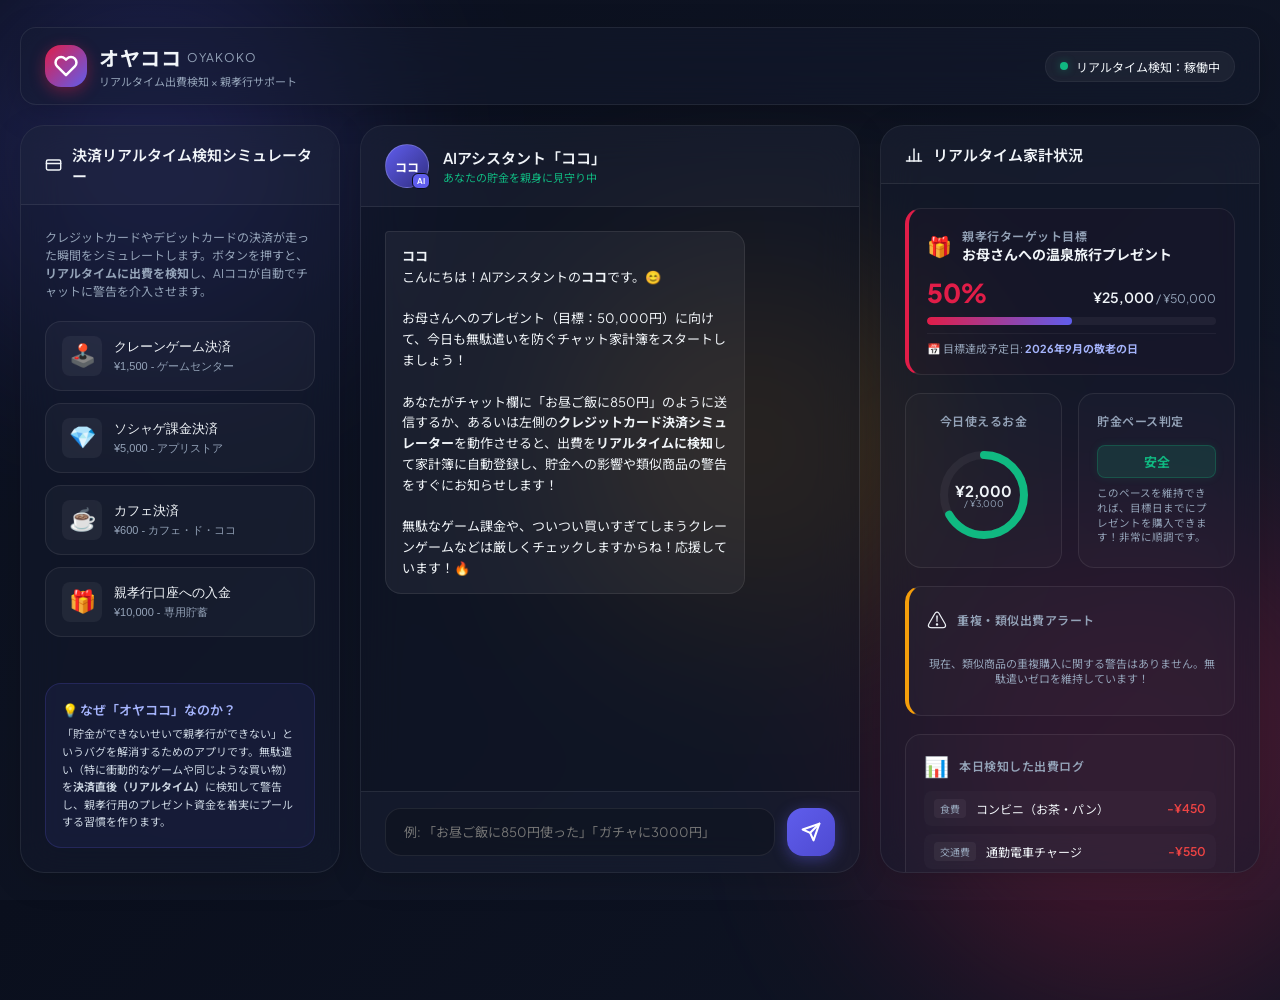
<file: index.html>
<!DOCTYPE html>
<html lang="ja">
<head>
    <meta charset="UTF-8">
    <meta http-equiv="refresh" content="0;URL='./lectures/lecture5/index.html'">
    <title>オヤココへ移動中...</title>
    <style>
        body {
            background-color: #090d16;
            color: #f1f5f9;
            font-family: sans-serif;
            display: flex;
            justify-content: center;
            align-items: center;
            height: 100vh;
            margin: 0;
        }
        .container {
            text-align: center;
        }
        .spinner {
            border: 4px solid rgba(255, 255, 255, 0.1);
            width: 36px;
            height: 36px;
            border-radius: 50%;
            border-left-color: #5f5dec;
            animation: spin 1s linear infinite;
            margin: 0 auto 20px;
        }
        @keyframes spin {
            0% { transform: rotate(0deg); }
            100% { transform: rotate(360deg); }
        }
        a {
            color: #a5b4fc;
            text-decoration: none;
        }
        a:hover {
            text-decoration: underline;
        }
    </style>
</head>
<body>
    <div class="container">
        <div class="spinner"></div>
        <p>オヤココ（第5回プロトタイプ）へ自動移動しています...</p>
        <p><small>自動的に移動しない場合は、<a href="./lectures/lecture5/index.html">こちらをクリックしてください</a>。</small></p>
    </div>
</body>
</html>
</file>
<file: lectures/lecture5/style.css>
/* --- Design System & Custom Properties --- */
:root {
    --font-primary: 'Plus Jakarta Sans', 'Noto Sans JP', sans-serif;
    
    /* Elegant Dark Cozy Color Palette */
    --bg-dark: #090d16;
    --bg-gradient-start: #0a0f1d;
    --bg-gradient-end: #121829;
    
    /* Glassmorphism settings */
    --glass-bg: rgba(20, 28, 48, 0.45);
    --glass-bg-hover: rgba(28, 38, 64, 0.6);
    --glass-border: rgba(255, 255, 255, 0.08);
    --glass-shadow: rgba(0, 0, 0, 0.3);
    
    /* Functional Colors */
    --color-primary: #5f5dec;
    --color-primary-hover: #4e4ad1;
    --color-primary-glow: rgba(95, 93, 236, 0.4);
    
    --color-success: #10b981;
    --color-success-bg: rgba(16, 185, 129, 0.15);
    --color-success-glow: rgba(16, 185, 129, 0.4);
    
    --color-warning: #f59e0b;
    --color-warning-bg: rgba(245, 158, 11, 0.15);
    --color-warning-glow: rgba(245, 158, 11, 0.4);
    
    --color-danger: #ef4444;
    --color-danger-bg: rgba(239, 68, 68, 0.15);
    --color-danger-glow: rgba(239, 68, 68, 0.4);
    
    /* Text Colors */
    --text-main: #f1f5f9;
    --text-muted: #94a3b8;
    --text-inverse: #ffffff;
    
    /* Border Radius */
    --radius-sm: 8px;
    --radius-md: 16px;
    --radius-lg: 24px;
    --radius-round: 50%;
    
    /* Transitions */
    --transition-smooth: all 0.3s cubic-bezier(0.4, 0, 0.2, 1);
    --transition-fast: all 0.15s ease;
}

/* --- Base Reset & Setup --- */
* {
    margin: 0;
    padding: 0;
    box-sizing: border-box;
    -webkit-font-smoothing: antialiased;
    -moz-osx-font-smoothing: grayscale;
}

body {
    font-family: var(--font-primary);
    background-color: var(--bg-dark);
    background-image: linear-gradient(135deg, var(--bg-gradient-start) 0%, var(--bg-gradient-end) 100%);
    color: var(--text-main);
    min-height: 100vh;
    overflow-x: hidden;
    position: relative;
    display: flex;
    justify-content: center;
    align-items: center;
}

/* --- Decorative Background Circles (Dynamic & Alive) --- */
.bg-circle {
    position: absolute;
    border-radius: var(--radius-round);
    filter: blur(100px);
    z-index: 0;
    pointer-events: none;
    opacity: 0.25;
    animation: pulse-glow 10s infinite alternate ease-in-out;
}

.bg-circle-1 {
    width: 400px;
    height: 400px;
    background: var(--color-primary);
    top: -50px;
    left: -50px;
}

.bg-circle-2 {
    width: 500px;
    height: 500px;
    background: #e11d48;
    bottom: -100px;
    right: -100px;
    animation-delay: -3s;
}

.bg-circle-3 {
    width: 350px;
    height: 350px;
    background: var(--color-warning);
    top: 30%;
    left: 45%;
    animation-delay: -6s;
}

@keyframes pulse-glow {
    0% {
        transform: translate(0, 0) scale(1);
        opacity: 0.2;
    }
    100% {
        transform: translate(50px, 30px) scale(1.15);
        opacity: 0.35;
    }
}

/* --- Main Layout Wrapper --- */
.app-wrapper {
    width: 100%;
    max-width: 1440px;
    height: 94vh;
    margin: 3vh auto;
    padding: 0 20px;
    display: flex;
    flex-direction: column;
    z-index: 1;
}

/* --- App Header --- */
.app-header {
    display: flex;
    justify-content: space-between;
    align-items: center;
    padding: 15px 24px;
    background: var(--glass-bg);
    backdrop-filter: blur(20px);
    -webkit-backdrop-filter: blur(20px);
    border: 1px solid var(--glass-border);
    border-radius: var(--radius-md);
    margin-bottom: 20px;
    box-shadow: 0 8px 32px 0 rgba(0, 0, 0, 0.2);
}

.brand {
    display: flex;
    align-items: center;
    gap: 12px;
}

.brand-icon {
    width: 42px;
    height: 42px;
    background: linear-gradient(135deg, #e11d48 0%, var(--color-primary) 100%);
    border-radius: var(--radius-md);
    display: flex;
    justify-content: center;
    align-items: center;
    color: white;
    box-shadow: 0 4px 15px rgba(225, 29, 72, 0.4);
    animation: float 4s infinite ease-in-out;
}

@keyframes float {
    0%, 100% { transform: translateY(0); }
    50% { transform: translateY(-4px); }
}

.brand-text h1 {
    font-size: 20px;
    font-weight: 700;
    letter-spacing: 0.5px;
    display: flex;
    align-items: center;
    gap: 6px;
}

.brand-text h1 span {
    font-size: 12px;
    font-weight: 400;
    color: var(--text-muted);
    letter-spacing: 1px;
    text-transform: uppercase;
}

.tagline {
    font-size: 11px;
    color: var(--text-muted);
    margin-top: 1px;
}

.user-status {
    display: flex;
    align-items: center;
    gap: 8px;
    background: rgba(255, 255, 255, 0.05);
    padding: 6px 14px;
    border-radius: 20px;
    border: 1px solid rgba(255, 255, 255, 0.05);
    font-size: 12px;
}

.status-indicator {
    width: 8px;
    height: 8px;
    border-radius: var(--radius-round);
}

.status-indicator.online {
    background-color: var(--color-success);
    box-shadow: 0 0 8px var(--color-success-glow);
    animation: pulse-indicator 2s infinite;
}

@keyframes pulse-indicator {
    0%, 100% { transform: scale(1); opacity: 1; }
    50% { transform: scale(1.3); opacity: 0.6; }
}

/* --- Container Panels Layout --- */
.app-container {
    display: grid;
    grid-template-columns: 320px 1fr 380px;
    gap: 20px;
    flex: 1;
    min-height: 0; /* Important for flex child scrollability */
}

/* --- Panel Styling --- */
.panel {
    background: var(--glass-bg);
    backdrop-filter: blur(20px);
    -webkit-backdrop-filter: blur(20px);
    border: 1px solid var(--glass-border);
    border-radius: var(--radius-lg);
    display: flex;
    flex-direction: column;
    overflow: hidden;
    box-shadow: 0 8px 32px 0 rgba(0, 0, 0, 0.15);
    transition: var(--transition-smooth);
}

.panel-header {
    padding: 18px 24px;
    border-bottom: 1px solid var(--glass-border);
    background: rgba(255, 255, 255, 0.02);
}

.panel-title {
    display: flex;
    align-items: center;
    gap: 10px;
}

.panel-title h2 {
    font-size: 15px;
    font-weight: 600;
    color: var(--text-main);
}

.panel-body {
    padding: 24px;
    overflow-y: auto;
    flex: 1;
    display: flex;
    flex-direction: column;
    gap: 20px;
}

/* Custom Scrollbar for Panels */
.panel-body::-webkit-scrollbar,
.chat-messages::-webkit-scrollbar {
    width: 6px;
}

.panel-body::-webkit-scrollbar-track,
.chat-messages::-webkit-scrollbar-track {
    background: transparent;
}

.panel-body::-webkit-scrollbar-thumb,
.chat-messages::-webkit-scrollbar-thumb {
    background: rgba(255, 255, 255, 0.15);
    border-radius: 4px;
}

.panel-body::-webkit-scrollbar-thumb:hover,
.chat-messages::-webkit-scrollbar-thumb:hover {
    background: rgba(255, 255, 255, 0.3);
}

/* --- Left Panel: Simulator --- */
.simulator-desc {
    font-size: 12px;
    color: var(--text-muted);
    line-height: 1.5;
}

.simulator-buttons {
    display: flex;
    flex-direction: column;
    gap: 12px;
}

.sim-btn {
    display: flex;
    align-items: center;
    gap: 12px;
    padding: 14px 16px;
    background: rgba(255, 255, 255, 0.03);
    border: 1px solid var(--glass-border);
    border-radius: var(--radius-md);
    color: var(--text-main);
    cursor: pointer;
    text-align: left;
    transition: var(--transition-smooth);
    position: relative;
    overflow: hidden;
}

.sim-btn::after {
    content: '';
    position: absolute;
    top: 0;
    left: 0;
    width: 100%;
    height: 100%;
    background: linear-gradient(90deg, transparent, rgba(255, 255, 255, 0.03), transparent);
    transform: translateX(-100%);
}

.sim-btn:hover::after {
    transform: translateX(100%);
    transition: transform 1.2s ease-in-out;
}

.sim-btn:hover {
    background: var(--glass-bg-hover);
    transform: translateY(-2px);
    border-color: rgba(255, 255, 255, 0.15);
}

.sim-btn-icon {
    font-size: 22px;
    display: flex;
    justify-content: center;
    align-items: center;
    width: 40px;
    height: 40px;
    background: rgba(255, 255, 255, 0.05);
    border-radius: var(--radius-sm);
    flex-shrink: 0;
}

.sim-btn-text {
    display: flex;
    flex-direction: column;
    gap: 3px;
}

.sim-btn-text strong {
    font-size: 13px;
    font-weight: 500;
}

.sim-btn-sub {
    font-size: 11px;
    color: var(--text-muted);
}

/* Sim Button Styles based on Severity */
.sim-danger:hover {
    border-color: var(--color-danger);
    box-shadow: 0 0 15px var(--color-danger-glow);
}

.sim-danger:hover .sim-btn-icon {
    background: var(--color-danger-bg);
}

.sim-warning:hover {
    border-color: var(--color-warning);
    box-shadow: 0 0 15px var(--color-warning-glow);
}

.sim-warning:hover .sim-btn-icon {
    background: var(--color-warning-bg);
}

.sim-success:hover {
    border-color: var(--color-success);
    box-shadow: 0 0 15px var(--color-success-glow);
}

.sim-success:hover .sim-btn-icon {
    background: var(--color-success-bg);
}

.app-info-card {
    background: rgba(95, 93, 236, 0.08);
    border: 1px solid rgba(95, 93, 236, 0.2);
    border-radius: var(--radius-md);
    padding: 16px;
    margin-top: auto;
}

.app-info-card h3 {
    font-size: 13px;
    font-weight: 600;
    color: #a5b4fc;
    margin-bottom: 6px;
}

.app-info-card p {
    font-size: 11px;
    color: #cbd5e1;
    line-height: 1.6;
}

/* --- Center Panel: Chat Area --- */
#chat-panel {
    flex: 1;
}

.chat-agent-info {
    gap: 14px;
}

.agent-avatar {
    width: 44px;
    height: 44px;
    background: linear-gradient(135deg, var(--color-primary) 0%, #312e81 100%);
    border-radius: var(--radius-round);
    display: flex;
    justify-content: center;
    align-items: center;
    font-size: 12px;
    font-weight: 700;
    color: white;
    position: relative;
    border: 1.5px solid rgba(255, 255, 255, 0.2);
}

.avatar-badge {
    position: absolute;
    bottom: -2px;
    right: -2px;
    background: var(--color-primary);
    font-size: 8px;
    padding: 2px 4px;
    border-radius: 6px;
    border: 1px solid var(--bg-dark);
}

.agent-status {
    font-size: 11px;
    color: var(--color-success);
    margin-top: 1px;
}

/* Chat Message Screen */
.chat-messages {
    flex: 1;
    padding: 24px;
    overflow-y: auto;
    display: flex;
    flex-direction: column;
    gap: 16px;
    background: rgba(0, 0, 0, 0.1);
}

.message-bubble {
    max-width: 80%;
    padding: 14px 16px;
    border-radius: var(--radius-md);
    font-size: 13px;
    line-height: 1.6;
    position: relative;
    animation: fade-in-up 0.35s cubic-bezier(0.4, 0, 0.2, 1) forwards;
}

@keyframes fade-in-up {
    0% {
        opacity: 0;
        transform: translateY(15px);
    }
    100% {
        opacity: 1;
        transform: translateY(0);
    }
}

/* Assistant Bubble */
.msg-assistant {
    align-self: flex-start;
    background: rgba(255, 255, 255, 0.05);
    border: 1px solid var(--glass-border);
    border-top-left-radius: 4px;
    color: var(--text-main);
}

/* User Bubble */
.msg-user {
    align-self: flex-end;
    background: linear-gradient(135deg, var(--color-primary) 0%, var(--color-primary-hover) 100%);
    border-top-right-radius: 4px;
    color: var(--text-inverse);
    box-shadow: 0 4px 15px var(--color-primary-glow);
}

/* Alert Notification Bubble */
.msg-alert {
    align-self: center;
    max-width: 90%;
    background: rgba(239, 68, 68, 0.08);
    border: 1.5px solid var(--color-danger);
    border-radius: var(--radius-md);
    color: var(--text-main);
    display: flex;
    flex-direction: column;
    gap: 6px;
}

.msg-alert-header {
    display: flex;
    align-items: center;
    gap: 8px;
    font-weight: 700;
    color: var(--color-danger);
    font-size: 12px;
}

.msg-alert-body {
    font-size: 12px;
    background: rgba(0, 0, 0, 0.2);
    padding: 8px 12px;
    border-radius: var(--radius-sm);
    border-left: 3px solid var(--color-danger);
    display: flex;
    justify-content: space-between;
}

.msg-alert-footer {
    font-size: 11px;
    color: var(--text-muted);
}

/* Chat Input Bar */
.chat-input-area {
    padding: 16px 24px;
    border-top: 1px solid var(--glass-border);
    background: rgba(255, 255, 255, 0.01);
    display: flex;
    gap: 12px;
}

.chat-input-area input {
    flex: 1;
    background: rgba(0, 0, 0, 0.2);
    border: 1px solid var(--glass-border);
    border-radius: var(--radius-md);
    padding: 14px 18px;
    color: white;
    font-family: var(--font-primary);
    font-size: 13px;
    transition: var(--transition-smooth);
}

.chat-input-area input:focus {
    outline: none;
    border-color: var(--color-primary);
    background: rgba(0, 0, 0, 0.35);
    box-shadow: 0 0 15px var(--color-primary-glow);
}

.send-btn {
    width: 48px;
    height: 48px;
    background: linear-gradient(135deg, var(--color-primary) 0%, var(--color-primary-hover) 100%);
    border: none;
    border-radius: var(--radius-md);
    color: white;
    cursor: pointer;
    display: flex;
    justify-content: center;
    align-items: center;
    transition: var(--transition-smooth);
    box-shadow: 0 4px 15px var(--color-primary-glow);
}

.send-btn:hover {
    transform: scale(1.05);
    box-shadow: 0 6px 20px rgba(95, 93, 236, 0.5);
}

.send-btn:active {
    transform: scale(0.95);
}

/* --- Right Panel: Dashboard --- */
.dashboard-body {
    display: flex;
    flex-direction: column;
    gap: 18px;
}

.dash-card {
    background: rgba(255, 255, 255, 0.02);
    border: 1px solid var(--glass-border);
    border-radius: var(--radius-md);
    padding: 18px;
    display: flex;
    flex-direction: column;
    gap: 12px;
    transition: var(--transition-smooth);
}

.dash-card:hover {
    background: rgba(255, 255, 255, 0.04);
    border-color: rgba(255, 255, 255, 0.12);
}

.dash-card h3 {
    font-size: 12px;
    font-weight: 600;
    color: var(--text-muted);
    text-transform: uppercase;
    letter-spacing: 0.5px;
}

.card-header {
    display: flex;
    align-items: center;
    gap: 10px;
}

.card-icon {
    font-size: 20px;
}

.dash-row {
    display: grid;
    grid-template-columns: 1fr 1fr;
    gap: 16px;
}

/* Target Goal Card Specifics */
.target-card {
    border-left: 4px solid #e11d48;
    background: rgba(225, 29, 72, 0.02);
}

.target-name {
    font-size: 14px;
    font-weight: 700;
    color: var(--text-main);
}

.target-progress-area {
    display: flex;
    flex-direction: column;
    gap: 8px;
}

.target-progress-header {
    display: flex;
    justify-content: space-between;
    align-items: baseline;
}

.progress-percent {
    font-size: 26px;
    font-weight: 800;
    color: #e11d48;
    letter-spacing: -0.5px;
}

.progress-amount {
    font-size: 12px;
    color: var(--text-muted);
}

.progress-amount span {
    font-size: 14px;
    font-weight: 600;
    color: var(--text-main);
}

.progress-bar-bg {
    width: 100%;
    height: 8px;
    background: rgba(255, 255, 255, 0.05);
    border-radius: 4px;
    overflow: hidden;
}

.progress-bar-fill {
    height: 100%;
    background: linear-gradient(90deg, #e11d48 0%, var(--color-primary) 100%);
    border-radius: 4px;
    transition: width 0.8s cubic-bezier(0.4, 0, 0.2, 1);
}

.target-eta {
    font-size: 11px;
    color: var(--text-muted);
    border-top: 1px solid rgba(255, 255, 255, 0.05);
    padding-top: 6px;
}

.target-eta strong {
    color: #a5b4fc;
}

/* Circular Progress (Today's Limit) */
.budget-card {
    align-items: center;
    justify-content: center;
    text-align: center;
}

.circular-progress-container {
    position: relative;
    width: 100px;
    height: 100px;
    margin: 4px 0;
}

.circular-progress {
    width: 100%;
    height: 100%;
    transform: rotate(-90deg);
}

.circular-progress circle {
    fill: none;
    stroke-width: 8;
}

.circular-progress .circle-bg {
    stroke: rgba(255, 255, 255, 0.05);
}

.circular-progress .circle-fill {
    stroke: var(--color-success);
    stroke-linecap: round;
    transition: stroke-dashoffset 0.8s cubic-bezier(0.4, 0, 0.2, 1), stroke 0.3s ease;
}

.circular-progress-text {
    position: absolute;
    top: 50%;
    left: 50%;
    transform: translate(-50%, -50%);
    display: flex;
    flex-direction: column;
    align-items: center;
}

.budget-remaining {
    font-size: 15px;
    font-weight: 700;
    color: var(--text-main);
}

.budget-total {
    font-size: 9px;
    color: var(--text-muted);
    margin-top: -2px;
}

/* Savings Pace Badges */
.pace-card {
    justify-content: space-between;
}

.pace-status {
    display: flex;
    flex-direction: column;
    gap: 8px;
    height: 100%;
    justify-content: center;
}

.pace-badge {
    padding: 6px 12px;
    border-radius: 8px;
    font-size: 13px;
    font-weight: 700;
    text-align: center;
    transition: var(--transition-smooth);
}

.badge-success {
    background: var(--color-success-bg);
    color: var(--color-success);
    border: 1px solid rgba(16, 185, 129, 0.25);
    box-shadow: 0 0 10px rgba(16, 185, 129, 0.1);
}

.badge-warning {
    background: var(--color-warning-bg);
    color: var(--color-warning);
    border: 1px solid rgba(245, 158, 11, 0.25);
    box-shadow: 0 0 10px rgba(245, 158, 11, 0.1);
}

.badge-danger {
    background: var(--color-danger-bg);
    color: var(--color-danger);
    border: 1px solid rgba(239, 68, 68, 0.25);
    box-shadow: 0 0 10px rgba(239, 68, 68, 0.1);
}

.pace-desc {
    font-size: 10.5px;
    color: var(--text-muted);
    line-height: 1.4;
}

/* Warnings Area */
.warnings-card {
    border-left: 4px solid var(--color-warning);
}

.warnings-list {
    display: flex;
    flex-direction: column;
    gap: 8px;
    max-height: 100px;
    overflow-y: auto;
}

.no-warning {
    font-size: 11px;
    color: var(--text-muted);
    line-height: 1.4;
    text-align: center;
    padding: 10px 0;
}

.warning-item {
    font-size: 11px;
    background: rgba(245, 158, 11, 0.08);
    border-left: 3px solid var(--color-warning);
    padding: 8px 10px;
    border-radius: 4px;
    line-height: 1.4;
    animation: fade-in-up 0.3s ease;
}

/* Expense Logs History List */
.history-list {
    display: flex;
    flex-direction: column;
    gap: 8px;
    max-height: 130px;
    overflow-y: auto;
}

.history-item {
    display: flex;
    justify-content: space-between;
    align-items: center;
    padding: 8px 10px;
    background: rgba(255, 255, 255, 0.02);
    border-radius: var(--radius-sm);
    font-size: 12px;
}

.history-item-left {
    display: flex;
    align-items: center;
    gap: 10px;
}

.history-category {
    font-size: 10px;
    color: var(--text-muted);
    background: rgba(255, 255, 255, 0.05);
    padding: 2px 6px;
    border-radius: 4px;
}

.history-amount {
    font-weight: 600;
}

.amount-expense {
    color: #ef4444;
}

.amount-income {
    color: var(--color-success);
}

/* --- Realtime Toast Popup (Card Notifications) --- */
.toast-container {
    position: fixed;
    top: 24px;
    right: 24px;
    z-index: 1000;
    display: flex;
    flex-direction: column;
    gap: 12px;
    pointer-events: none;
}

.toast {
    background: rgba(18, 24, 40, 0.9);
    border: 1px solid var(--glass-border);
    backdrop-filter: blur(15px);
    border-radius: var(--radius-md);
    padding: 16px;
    width: 320px;
    box-shadow: 0 10px 40px rgba(0,0,0,0.5);
    display: flex;
    gap: 12px;
    pointer-events: auto;
    animation: toast-slide-in 0.4s cubic-bezier(0.16, 1, 0.3, 1) forwards;
}

@keyframes toast-slide-in {
    from {
        transform: translateX(120%);
        opacity: 0;
    }
    to {
        transform: translateX(0);
        opacity: 1;
    }
}

.toast.toast-fadeout {
    animation: toast-slide-out 0.4s cubic-bezier(0.16, 1, 0.3, 1) forwards;
}

@keyframes toast-slide-out {
    from {
        transform: translateX(0);
        opacity: 1;
    }
    to {
        transform: translateX(120%);
        opacity: 0;
    }
}

.toast-danger { border-left: 4px solid var(--color-danger); }
.toast-warning { border-left: 4px solid var(--color-warning); }
.toast-success { border-left: 4px solid var(--color-success); }

.toast-icon {
    font-size: 20px;
    display: flex;
    align-items: center;
    justify-content: center;
    flex-shrink: 0;
}

.toast-content {
    display: flex;
    flex-direction: column;
    gap: 3px;
    flex: 1;
}

.toast-title {
    font-size: 13px;
    font-weight: 700;
    color: var(--text-main);
}

.toast-msg {
    font-size: 11px;
    color: var(--text-muted);
    line-height: 1.4;
}

.toast-amount {
    font-size: 14px;
    font-weight: 700;
    margin-top: 4px;
    align-self: flex-start;
}

/* --- Responsive Layout Rules --- */
@media (max-width: 1200px) {
    .app-wrapper {
        height: auto;
        margin: 20px auto;
    }
    .app-container {
        grid-template-columns: 280px 1fr;
        grid-template-rows: auto auto;
    }
    #dashboard-panel {
        grid-column: span 2;
    }
    #simulator-panel {
        grid-row: span 1;
    }
}

@media (max-width: 768px) {
    .app-container {
        grid-template-columns: 1fr;
        grid-template-rows: auto;
        gap: 16px;
    }
    #dashboard-panel {
        grid-column: span 1;
    }
    .app-header {
        flex-direction: column;
        gap: 12px;
        align-items: flex-start;
    }
    .user-status {
        align-self: flex-end;
    }
    .dash-row {
        grid-template-columns: 1fr;
    }
}
</file>
